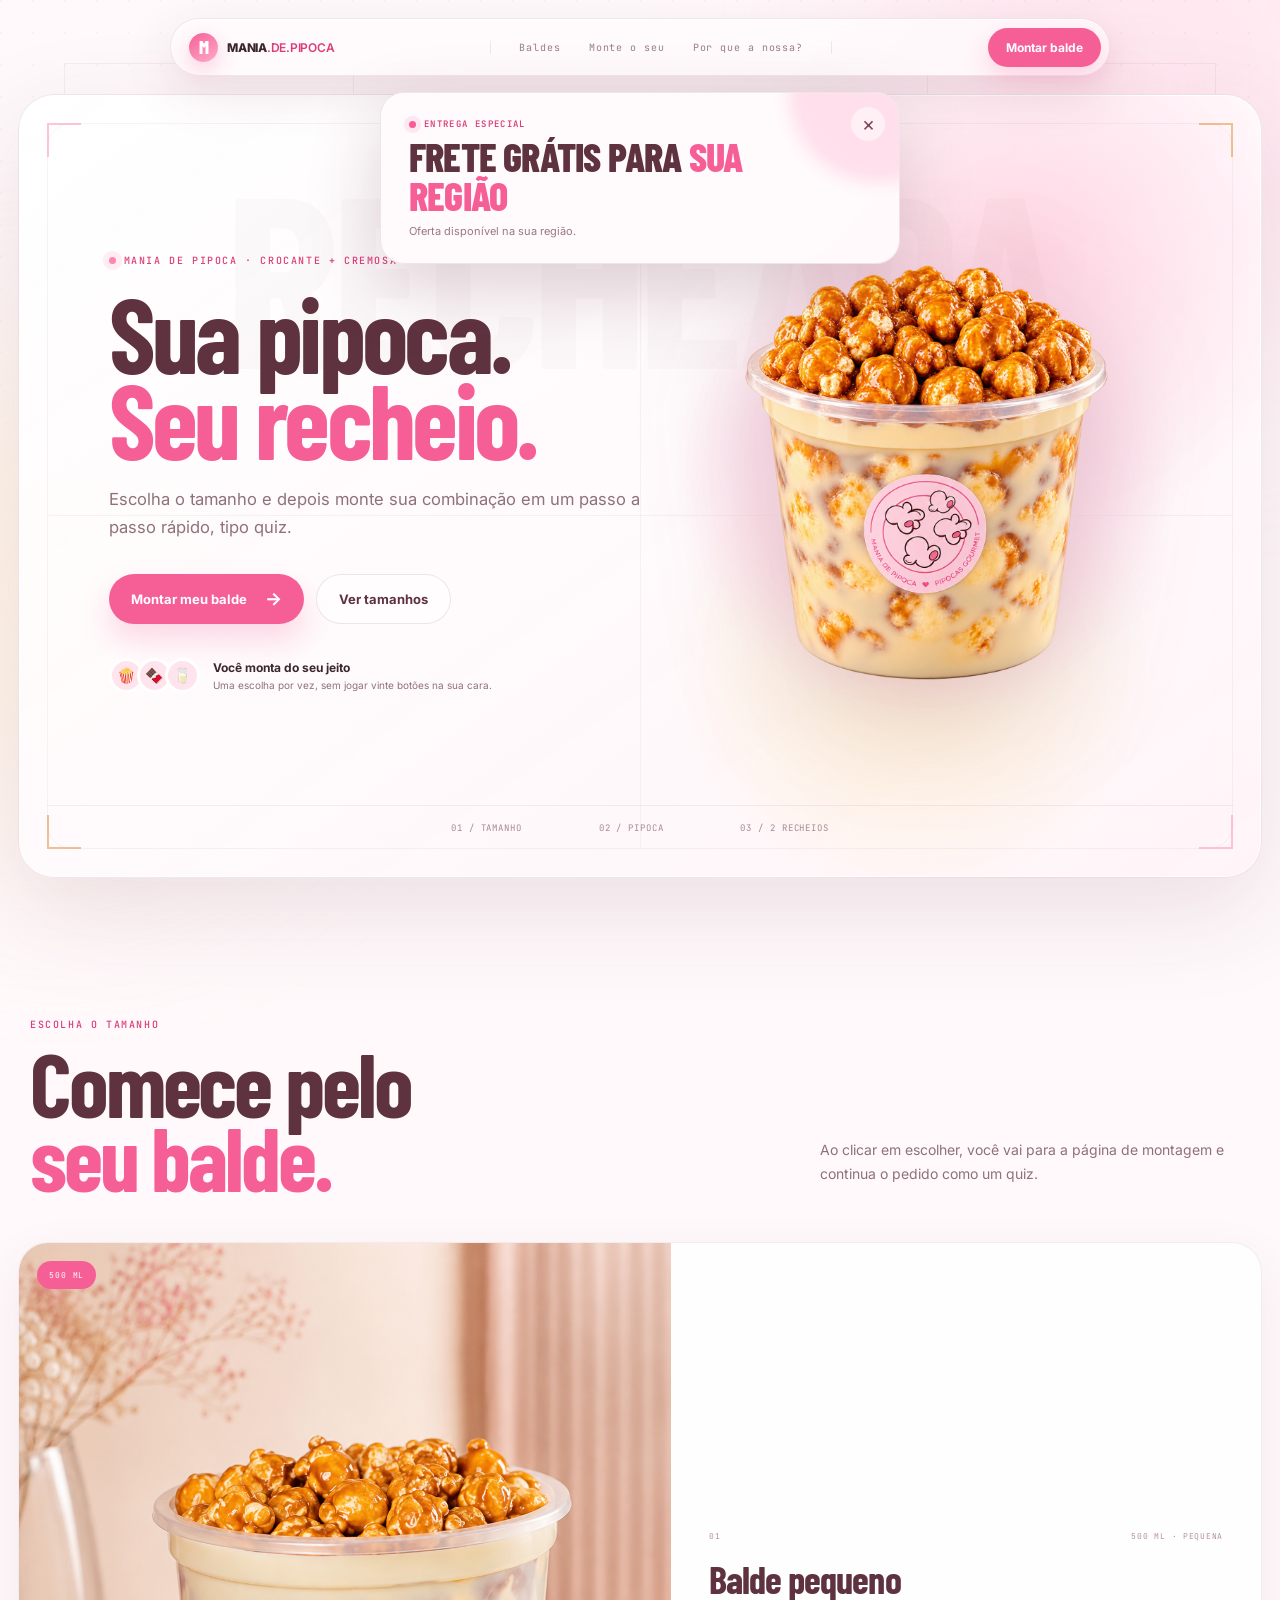
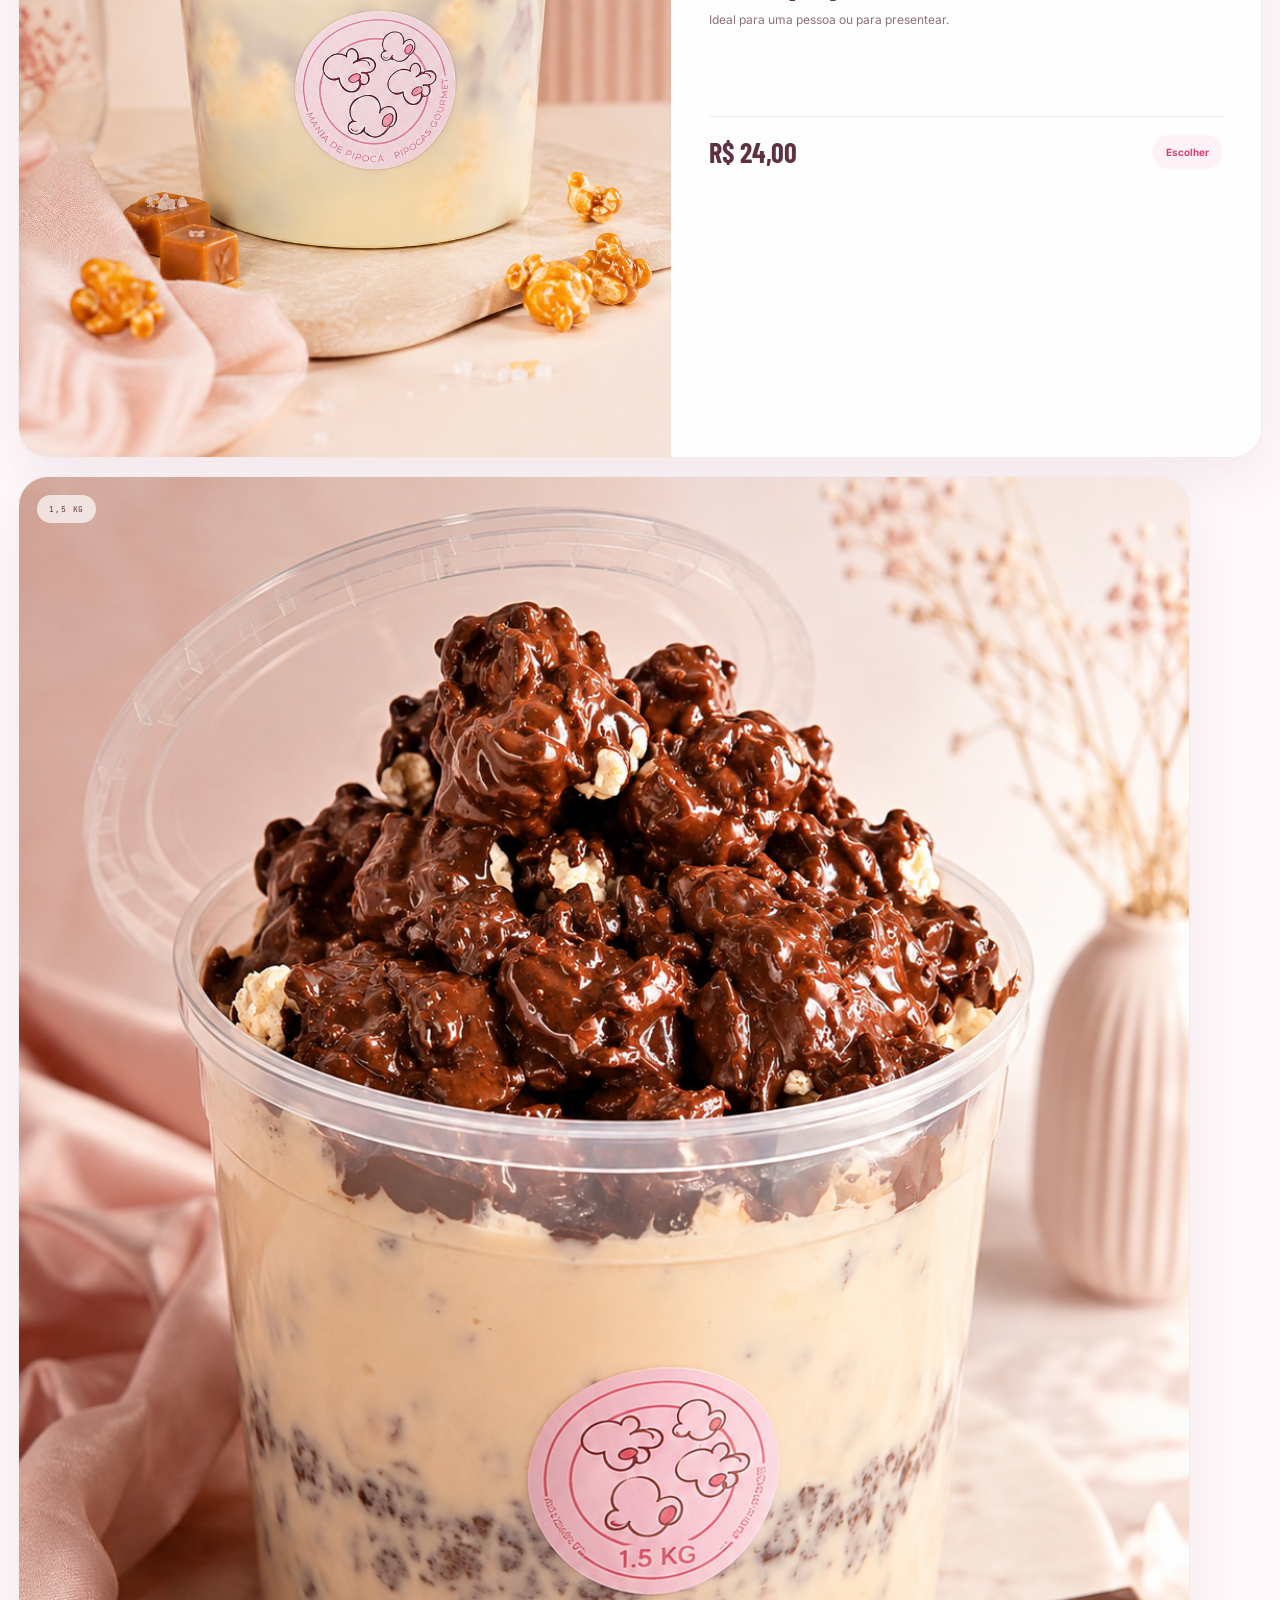
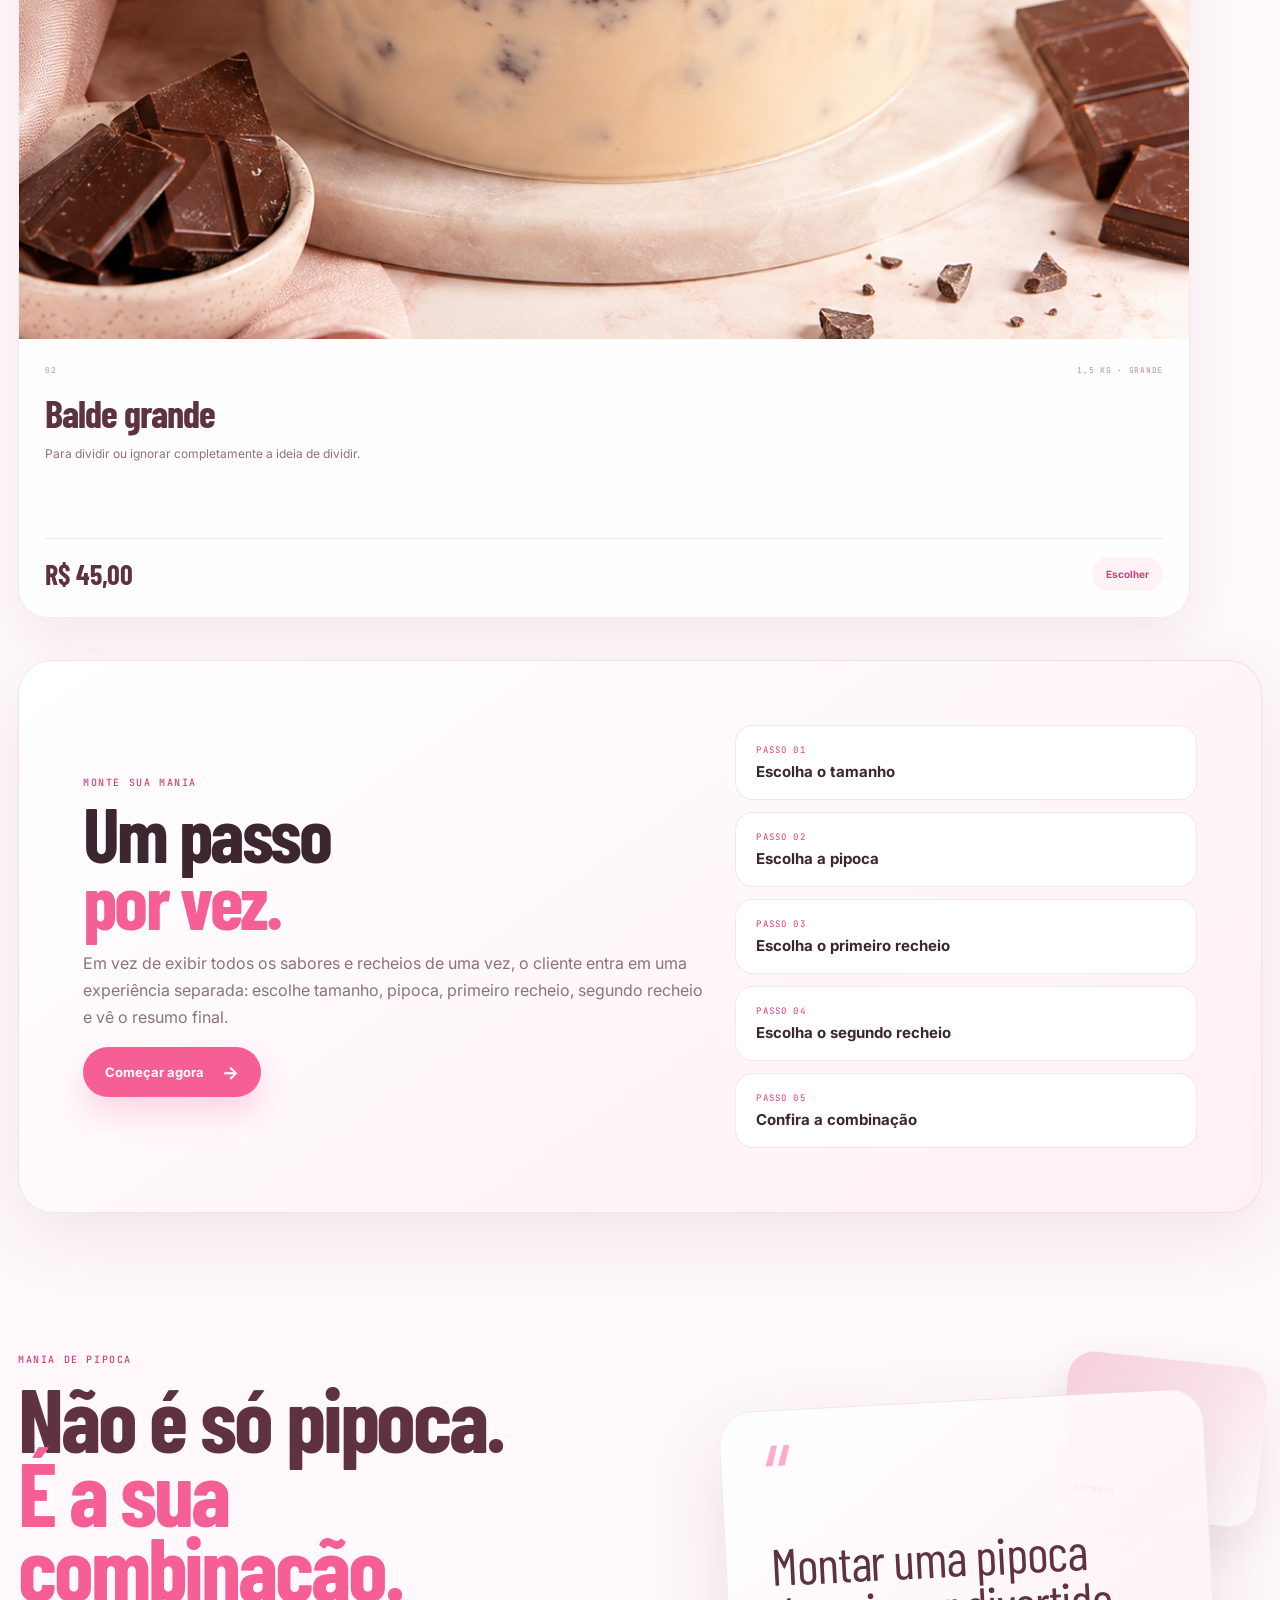
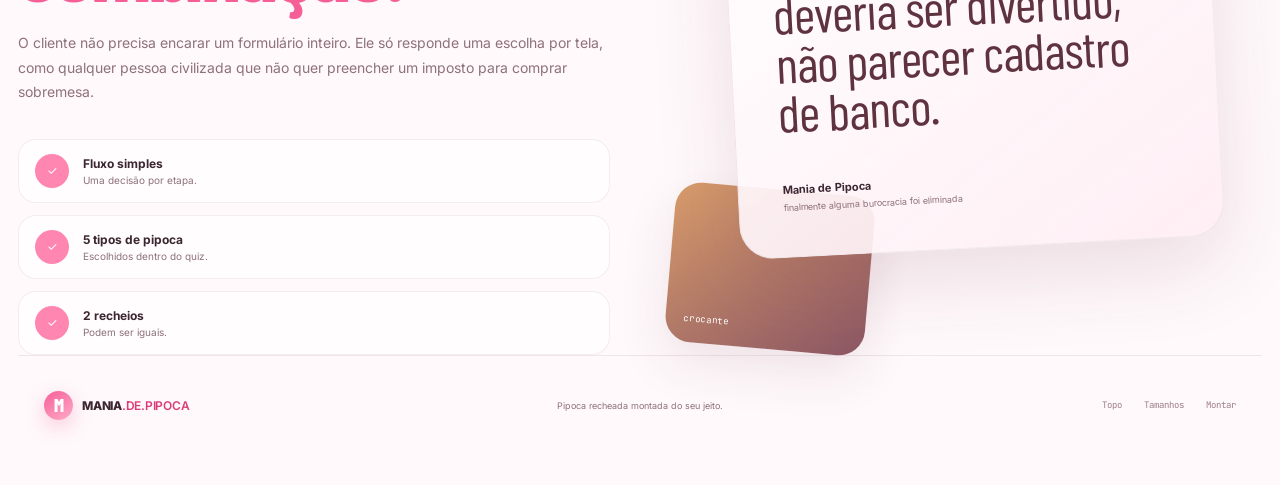
<file: index.html>
<!DOCTYPE html>
<html lang="pt-BR">
<head>
  <meta charset="UTF-8" />
  <meta name="viewport" content="width=device-width, initial-scale=1.0" />
  <meta name="theme-color" content="#fff8fb" />
  <title>Mania de Pipoca | Pipocas recheadas</title>
  <meta name="description" content="Mania de Pipoca: escolha seu balde e monte sua combinação em um fluxo rápido." />
  <link rel="preconnect" href="https://fonts.googleapis.com" />
  <link rel="preconnect" href="https://fonts.gstatic.com" crossorigin />
  <link href="https://fonts.googleapis.com/css2?family=Barlow+Condensed:wght@500;600;700;800&family=Inter:wght@400;500;600;700&family=JetBrains+Mono:wght@400;500&display=swap" rel="stylesheet" />
  <link rel="stylesheet" href="styles.css" />
  <style>
    .shipping-popup{position:fixed;top:92px;left:50%;z-index:1000;width:min(520px,calc(100% - 28px));transform:translate(-50%,-16px) scale(.97);opacity:0;pointer-events:none;transition:opacity .3s ease,transform .3s ease}.shipping-popup.is-visible{opacity:1;transform:translate(-50%,0) scale(1);pointer-events:auto}.shipping-popup-card{position:relative;overflow:hidden;padding:25px 56px 25px 28px;border:1px solid rgba(123,70,85,.12);border-radius:24px;background:rgba(255,250,252,.96);box-shadow:0 24px 70px rgba(111,54,76,.22),inset 0 1px rgba(255,255,255,.9);backdrop-filter:blur(22px)}.shipping-popup-card::before{content:"";position:absolute;width:180px;height:180px;right:-70px;top:-90px;border-radius:50%;background:rgba(255,171,201,.34);filter:blur(8px)}.shipping-kicker{position:relative;display:flex;align-items:center;gap:8px;margin-bottom:7px;color:#dc3d78;font-family:"JetBrains Mono",monospace;font-size:9px;font-weight:600;letter-spacing:.15em;text-transform:uppercase}.shipping-kicker::before{content:"";width:7px;height:7px;border-radius:50%;background:#f65f96;box-shadow:0 0 0 5px rgba(246,95,150,.12)}.shipping-title{position:relative;margin:0;color:#5f3240;font-family:"Barlow Condensed",sans-serif;font-size:clamp(29px,4vw,40px);font-weight:800;line-height:.98;letter-spacing:-.02em;text-transform:uppercase}.shipping-place{color:#f65f96}.shipping-note{position:relative;margin:9px 0 0;color:#9a7884;font-size:11px}.shipping-close{position:absolute;top:14px;right:14px;z-index:2;width:34px;height:34px;border:0;border-radius:50%;background:#fff0f5;color:#7b4655;font-size:20px;line-height:1;cursor:pointer;transition:.2s ease}.shipping-close:hover{transform:rotate(6deg);background:#ffe0eb}.hero-visual{min-height:560px;display:flex;align-items:center;justify-content:center;padding:24px}.hero-header-shot{position:relative;z-index:3;width:min(100%,540px);max-height:720px;object-fit:contain;filter:drop-shadow(0 30px 60px rgba(112,59,78,.22));animation:floatHeader 4.5s ease-in-out infinite}.hero-visual::before{content:"";position:absolute;width:min(38vw,520px);height:min(38vw,520px);border-radius:50%;background:radial-gradient(circle,rgba(255,255,255,.92) 0%,rgba(255,215,230,.68) 48%,rgba(255,255,255,0) 73%);filter:blur(8px)}.product-grid.two-products{grid-template-columns:repeat(2,minmax(0,1fr))}.product-media.real-photo{padding:0;overflow:hidden;min-height:420px;background:linear-gradient(180deg,#fff6f9 0%,#fff0d8 100%)}.product-photo{width:100%;height:100%;min-height:420px;display:block;object-fit:cover;object-position:center}.quiz-callout{padding:42px 0 0}.quiz-callout-card{display:grid;grid-template-columns:1.15fr .85fr;gap:28px;align-items:center;padding:clamp(30px,6vw,64px);border:1px solid rgba(100,55,70,.11);border-radius:34px;background:linear-gradient(145deg,#fff,#fff0f6);box-shadow:0 24px 70px rgba(107,54,74,.10)}.quiz-callout h2{margin:10px 0 16px;font-size:clamp(3.4rem,6vw,6.2rem);line-height:.88}.quiz-callout p{max-width:620px;color:#8e717b;line-height:1.7}.quiz-steps{display:grid;gap:12px}.quiz-step{padding:18px 20px;border:1px solid rgba(95,50,64,.10);border-radius:18px;background:#fff}.quiz-step span{display:block;margin-bottom:5px;color:#dc3d78;font-family:"JetBrains Mono";font-size:9px;letter-spacing:.13em}.quiz-step strong{font-size:15px}@keyframes floatHeader{0%,100%{transform:translateY(0)}50%{transform:translateY(-8px)}}@media(max-width:980px){.product-grid.two-products,.quiz-callout-card{grid-template-columns:1fr}.hero-header-shot{width:min(100%,420px)}}@media(max-width:640px){.shipping-popup{top:82px}.shipping-popup-card{padding:21px 48px 21px 22px;border-radius:20px}.shipping-title{font-size:30px}.shipping-note{font-size:10px}}
  </style>
</head>
<body>
  <aside class="shipping-popup" id="shipping-popup" aria-live="polite" aria-label="Aviso de frete grátis"><div class="shipping-popup-card"><button class="shipping-close" id="shipping-close" type="button" aria-label="Fechar aviso">×</button><div class="shipping-kicker">Entrega especial</div><p class="shipping-title">FRETE GRÁTIS PARA <span class="shipping-place" id="shipping-place">SUA CIDADE</span></p><p class="shipping-note" id="shipping-note">Identificando sua cidade...</p></div></aside>

  <div class="page-glow page-glow-one" aria-hidden="true"></div><div class="page-glow page-glow-two" aria-hidden="true"></div><div class="dot-grid" aria-hidden="true"></div><div class="structural-grid" aria-hidden="true"><span class="v v-one"></span><span class="v v-two"></span><span class="h h-one"></span><span class="h h-two"></span></div>

  <header class="site-header"><nav class="nav-pill" aria-label="Navegação principal"><a href="#inicio" class="brand" aria-label="Mania de Pipoca - início"><span class="brand-icon">M</span><span>MANIA<span class="brand-soft">.DE.PIPOCA</span></span></a><div class="nav-links"><a href="#sabores">Baldes</a><a href="monte.html">Monte o seu</a><a href="#sobre">Por que a nossa?</a></div><a class="nav-cta" href="monte.html">Montar balde</a><button class="mobile-toggle" aria-label="Abrir menu" aria-expanded="false"><span></span><span></span></button></nav><div class="mobile-menu" hidden><a href="#sabores">Baldes</a><a href="monte.html">Monte o seu</a><a href="#sobre">Por que a nossa?</a><a class="mobile-order" href="monte.html">Montar balde</a></div></header>

  <main>
    <section id="inicio" class="hero section-shell"><div class="hero-frame"><div class="hero-corner corner-one"></div><div class="hero-corner corner-two"></div><div class="hero-corner corner-three"></div><div class="hero-corner corner-four"></div><div class="hero-inner-grid" aria-hidden="true"></div><div class="hero-copy"><div class="eyebrow"><span class="eyebrow-dot"></span> MANIA DE PIPOCA · CROCANTE + CREMOSA</div><h1>Sua pipoca.<br /><span>Seu recheio.</span></h1><p class="hero-description">Escolha o tamanho e depois monte sua combinação em um passo a passo rápido, tipo quiz.</p><div class="hero-actions"><a class="button-primary" href="monte.html">Montar meu balde <span>→</span></a><a class="button-secondary" href="#sabores">Ver tamanhos</a></div><div class="hero-proof"><div class="proof-avatars" aria-hidden="true"><span>🍿</span><span>🍫</span><span>🥛</span></div><div><strong>Você monta do seu jeito</strong><small>Uma escolha por vez, sem jogar vinte botões na sua cara.</small></div></div></div><div class="hero-visual"><img class="hero-header-shot" src="gptheader.png" alt="Balde Mania de Pipoca" /></div><div class="hero-bottom-strip"><span>01 / TAMANHO</span><span>02 / PIPOCA</span><span>03 / 2 RECHEIOS</span></div></div></section>

    <section id="sabores" class="products section-shell"><div class="section-heading"><div><div class="eyebrow">ESCOLHA O TAMANHO</div><h2>Comece pelo<br /><span>seu balde.</span></h2></div><p>Ao clicar em escolher, você vai para a página de montagem e continua o pedido como um quiz.</p></div><div class="product-grid two-products"><article class="product-card featured"><div class="product-media real-photo"><span class="product-badge">500 ML</span><img class="product-photo" src="chatgptimage.png" alt="Balde pequeno de 500 ml" /></div><div class="product-content"><div class="product-topline"><span>01</span><span>500 ML · PEQUENA</span></div><h3>Balde pequeno</h3><p>Ideal para uma pessoa ou para presentear.</p><div class="product-footer"><span class="price">R$ 24,00</span><a class="mini-button" href="monte.html?tamanho=500">Escolher</a></div></div></article><article class="product-card"><div class="product-media real-photo"><span class="product-badge subtle">1,5 KG</span><img class="product-photo" src="chagptimage2.png" alt="Balde grande de 1,5 kg" /></div><div class="product-content"><div class="product-topline"><span>02</span><span>1,5 KG · GRANDE</span></div><h3>Balde grande</h3><p>Para dividir ou ignorar completamente a ideia de dividir.</p><div class="product-footer"><span class="price">R$ 45,00</span><a class="mini-button" href="monte.html?tamanho=1500">Escolher</a></div></div></article></div></section>

    <section class="quiz-callout section-shell"><div class="quiz-callout-card"><div><div class="eyebrow">MONTE SUA MANIA</div><h2>Um passo<br /><span>por vez.</span></h2><p>Em vez de exibir todos os sabores e recheios de uma vez, o cliente entra em uma experiência separada: escolhe tamanho, pipoca, primeiro recheio, segundo recheio e vê o resumo final.</p><a class="button-primary" href="monte.html">Começar agora <span>→</span></a></div><div class="quiz-steps"><div class="quiz-step"><span>PASSO 01</span><strong>Escolha o tamanho</strong></div><div class="quiz-step"><span>PASSO 02</span><strong>Escolha a pipoca</strong></div><div class="quiz-step"><span>PASSO 03</span><strong>Escolha o primeiro recheio</strong></div><div class="quiz-step"><span>PASSO 04</span><strong>Escolha o segundo recheio</strong></div><div class="quiz-step"><span>PASSO 05</span><strong>Confira a combinação</strong></div></div></div></section>

    <section id="sobre" class="why section-shell"><div class="why-grid"><div class="why-copy"><div class="eyebrow">MANIA DE PIPOCA</div><h2>Não é só pipoca.<br /><span>É a sua combinação.</span></h2><p>O cliente não precisa encarar um formulário inteiro. Ele só responde uma escolha por tela, como qualquer pessoa civilizada que não quer preencher um imposto para comprar sobremesa.</p><div class="check-list"><div><span>✓</span><p><strong>Fluxo simples</strong><small>Uma decisão por etapa.</small></p></div><div><span>✓</span><p><strong>5 tipos de pipoca</strong><small>Escolhidos dentro do quiz.</small></p></div><div><span>✓</span><p><strong>2 recheios</strong><small>Podem ser iguais.</small></p></div></div></div><div class="why-visual"><div class="quote-card"><span class="quote-mark">“</span><p>Montar uma pipoca deveria ser divertido, não parecer cadastro de banco.</p><div><strong>Mania de Pipoca</strong><small>finalmente alguma burocracia foi eliminada</small></div></div><div class="texture-card texture-one"><span>cremoso</span></div><div class="texture-card texture-two"><span>crocante</span></div></div></div></section>
  </main>

  <footer class="footer section-shell"><div class="footer-inner"><div class="brand footer-brand"><span class="brand-icon">M</span><span>MANIA<span class="brand-soft">.DE.PIPOCA</span></span></div><p>Pipoca recheada montada do seu jeito.</p><div class="footer-links"><a href="#inicio">Topo</a><a href="#sabores">Tamanhos</a><a href="monte.html">Montar</a></div></div></footer>
  <script src="script.js"></script>
</body>
</html>
</file>
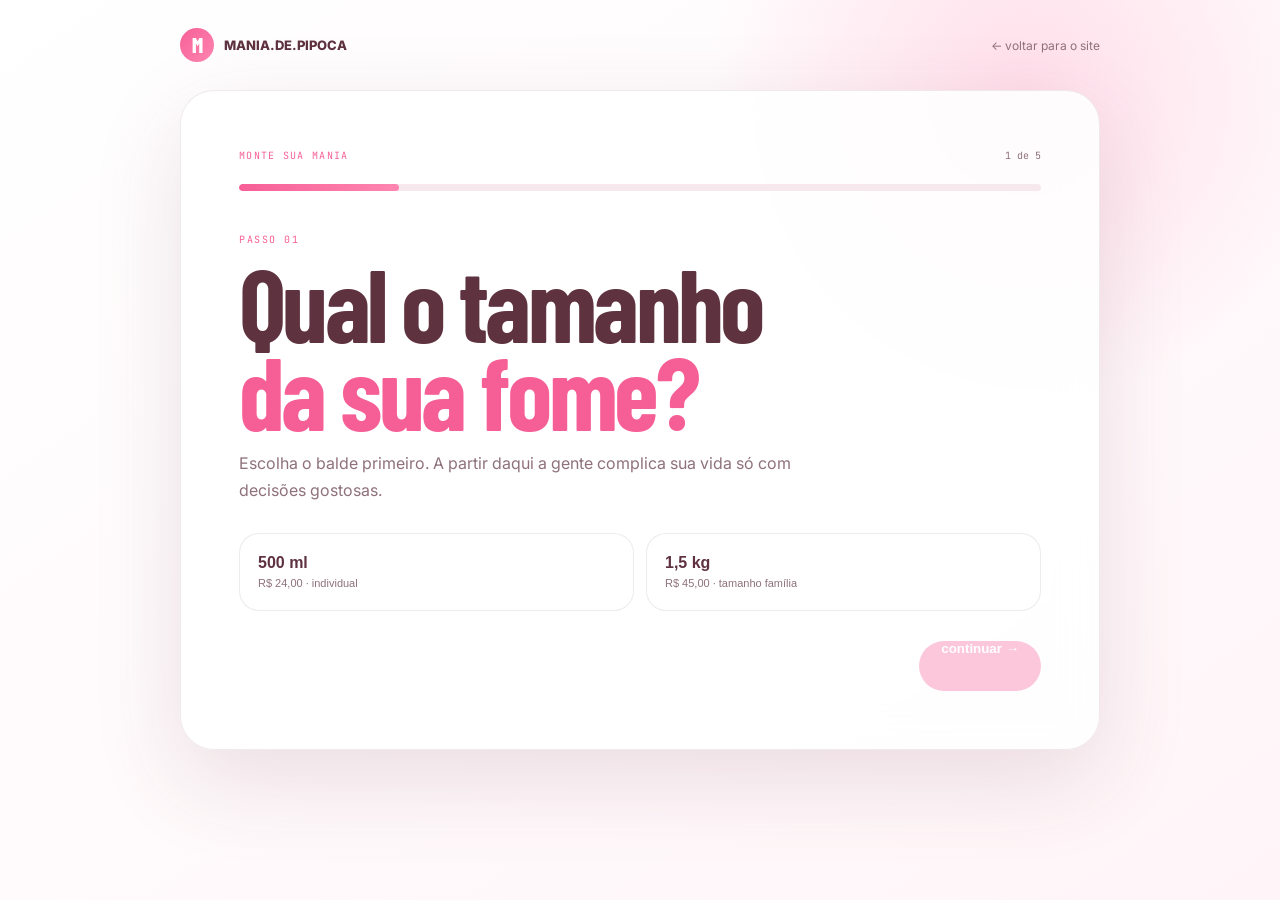
<file: monte.html>
<!DOCTYPE html>
<html lang="pt-BR">
<head>
  <meta charset="UTF-8" />
  <meta name="viewport" content="width=device-width, initial-scale=1.0" />
  <meta name="theme-color" content="#fff8fb" />
  <title>Monte sua Mania | Mania de Pipoca</title>
  <link rel="preconnect" href="https://fonts.googleapis.com" />
  <link rel="preconnect" href="https://fonts.gstatic.com" crossorigin />
  <link href="https://fonts.googleapis.com/css2?family=Barlow+Condensed:wght@500;600;700;800&family=Inter:wght@400;500;600;700&family=JetBrains+Mono:wght@400;500&display=swap" rel="stylesheet" />
  <style>
    :root{--bg:#fff9fb;--pink:#f65f96;--pink2:#ff86b0;--pink-soft:#ffe4ee;--choc:#5f3240;--muted:#8e717b;--line:rgba(95,50,64,.10)}*{box-sizing:border-box}body{margin:0;min-height:100vh;background:radial-gradient(circle at 80% 10%,rgba(255,207,224,.65),transparent 24%),linear-gradient(145deg,#fff,#fff5f8);color:var(--choc);font-family:Inter,sans-serif}.shell{width:min(920px,calc(100% - 28px));margin:0 auto;padding:28px 0 52px}.top{display:flex;align-items:center;justify-content:space-between;gap:16px;margin-bottom:28px}.brand{display:flex;align-items:center;gap:10px;font-size:13px;font-weight:800;color:inherit;text-decoration:none}.brand-dot{width:34px;height:34px;border-radius:50%;display:grid;place-items:center;background:linear-gradient(135deg,var(--pink),var(--pink2));color:#fff;font-family:"Barlow Condensed";font-size:20px}.back{color:var(--muted);font-size:12px;text-decoration:none}.quiz{position:relative;overflow:hidden;padding:clamp(26px,6vw,58px);border:1px solid var(--line);border-radius:34px;background:rgba(255,255,255,.88);box-shadow:0 30px 90px rgba(113,58,78,.14);backdrop-filter:blur(18px)}.progress-top{display:flex;justify-content:space-between;gap:16px;align-items:center;margin-bottom:22px}.progress-label{font-family:"JetBrains Mono";font-size:10px;letter-spacing:.13em;color:var(--pink);text-transform:uppercase}.progress-count{font-family:"JetBrains Mono";font-size:10px;color:var(--muted)}.bar{height:7px;border-radius:999px;background:#f7e8ee;overflow:hidden;margin-bottom:42px}.bar span{display:block;height:100%;width:20%;border-radius:inherit;background:linear-gradient(90deg,var(--pink),var(--pink2));transition:width .3s ease}.step{display:none}.step.active{display:block}.kicker{font-family:"JetBrains Mono";font-size:10px;letter-spacing:.15em;color:var(--pink);text-transform:uppercase;margin-bottom:12px}.step h1{font-family:"Barlow Condensed";font-size:clamp(3.2rem,8vw,6.4rem);line-height:.86;letter-spacing:-.035em;margin:0 0 16px}.step h1 span{color:var(--pink)}.lead{max-width:620px;color:var(--muted);line-height:1.7;margin-bottom:28px}.choices{display:grid;grid-template-columns:repeat(2,minmax(0,1fr));gap:12px}.choice{min-height:78px;padding:18px;border:1px solid var(--line);border-radius:20px;background:#fff;text-align:left;color:var(--choc);font-weight:800;font-size:16px;cursor:pointer;transition:.2s ease}.choice small{display:block;margin-top:5px;color:var(--muted);font-weight:500;font-size:11px}.choice:hover{transform:translateY(-2px);border-color:#ffabc9}.choice.selected{color:#fff;border-color:transparent;background:linear-gradient(135deg,var(--pink),var(--pink2));box-shadow:0 15px 35px rgba(246,95,150,.22)}.choice.selected small{color:#fff3f7}.choice.full{grid-column:1/-1}.nav{display:flex;justify-content:space-between;gap:12px;margin-top:30px}.nav button{min-height:50px;padding:0 22px;border-radius:999px;border:0;font-weight:800;cursor:pointer}.prev{background:#fff0f5;color:var(--choc)}.next{margin-left:auto;background:var(--pink);color:#fff}.next:disabled{opacity:.35;cursor:not-allowed}.summary{padding:24px;border-radius:24px;background:#5f3240;color:#fff}.summary-row{display:flex;justify-content:space-between;gap:18px;padding:12px 0;border-bottom:1px solid rgba(255,255,255,.12)}.summary-row:last-child{border-bottom:0}.summary-row span{color:#ffd7e5;font-size:12px}.summary-row strong{text-align:right}.finish{display:flex;align-items:center;justify-content:center;gap:10px;margin-top:22px;width:100%;min-height:56px;border:0;border-radius:999px;background:#25d366;color:#fff;font-weight:800;font-size:15px;cursor:pointer;box-shadow:0 16px 34px rgba(37,211,102,.22)}.finish:hover{filter:brightness(.97);transform:translateY(-1px)}.double-note{display:inline-flex;margin-top:15px;padding:8px 11px;border-radius:999px;background:#fff0f5;color:#dc3d78;font-size:11px;font-weight:700}.whatsapp-note{text-align:center;margin:10px 0 0;color:var(--muted);font-size:11px}@media(max-width:640px){.choices{grid-template-columns:1fr}.choice.full{grid-column:auto}.quiz{padding:24px 18px;border-radius:26px}.step h1{font-size:3.8rem}.top{margin-bottom:18px}}
  </style>
</head>
<body>
  <main class="shell">
    <div class="top"><a class="brand" href="index.html"><span class="brand-dot">M</span><span>MANIA.DE.PIPOCA</span></a><a class="back" href="index.html">← voltar para o site</a></div>
    <section class="quiz">
      <div class="progress-top"><span class="progress-label">Monte sua Mania</span><span class="progress-count" id="progress-count">1 de 5</span></div>
      <div class="bar"><span id="progress-bar"></span></div>

      <div class="step active" data-step="1">
        <div class="kicker">PASSO 01</div><h1>Qual o tamanho<br /><span>da sua fome?</span></h1><p class="lead">Escolha o balde primeiro. A partir daqui a gente complica sua vida só com decisões gostosas.</p>
        <div class="choices"><button class="choice" data-key="size" data-value="500 ml"><strong>500 ml</strong><small>R$ 24,00 · individual</small></button><button class="choice" data-key="size" data-value="1,5 kg"><strong>1,5 kg</strong><small>R$ 45,00 · tamanho família</small></button></div>
      </div>

      <div class="step" data-step="2">
        <div class="kicker">PASSO 02</div><h1>Escolha sua<br /><span>pipoca.</span></h1><p class="lead">Uma base. Cinco possibilidades.</p>
        <div class="choices"><button class="choice" data-key="popcorn" data-value="Caramelo">Caramelo</button><button class="choice" data-key="popcorn" data-value="Chocolate">Chocolate</button><button class="choice" data-key="popcorn" data-value="Leite Ninho">Leite Ninho</button><button class="choice" data-key="popcorn" data-value="Morango">Morango</button><button class="choice full" data-key="popcorn" data-value="Paçoca">Paçoca</button></div>
      </div>

      <div class="step" data-step="3">
        <div class="kicker">PASSO 03</div><h1>Primeiro<br /><span>recheio.</span></h1><p class="lead">Escolha a primeira camada de recheio.</p>
        <div class="choices"><button class="choice" data-key="fill1" data-value="Nutella">Nutella</button><button class="choice" data-key="fill1" data-value="Leite Ninho">Leite Ninho</button><button class="choice" data-key="fill1" data-value="Doce de Leite">Doce de Leite</button><button class="choice" data-key="fill1" data-value="Brigadeiro">Brigadeiro</button><button class="choice full" data-key="fill1" data-value="Pistache">Pistache</button></div>
      </div>

      <div class="step" data-step="4">
        <div class="kicker">PASSO 04</div><h1>Segundo<br /><span>recheio.</span></h1><p class="lead">Pode repetir o primeiro. Duplo recheio significa exatamente o que deveria significar.</p><span class="double-note">✓ recheios podem ser repetidos</span>
        <div class="choices" style="margin-top:18px"><button class="choice" data-key="fill2" data-value="Nutella">Nutella</button><button class="choice" data-key="fill2" data-value="Leite Ninho">Leite Ninho</button><button class="choice" data-key="fill2" data-value="Doce de Leite">Doce de Leite</button><button class="choice" data-key="fill2" data-value="Brigadeiro">Brigadeiro</button><button class="choice full" data-key="fill2" data-value="Pistache">Pistache</button></div>
      </div>

      <div class="step" data-step="5">
        <div class="kicker">PRONTO</div><h1>Sua Mania<br /><span>ficou assim.</span></h1><p class="lead">Confere sua combinação e manda o pedido direto no WhatsApp.</p>
        <div class="summary"><div class="summary-row"><span>Tamanho</span><strong id="sum-size"></strong></div><div class="summary-row"><span>Pipoca</span><strong id="sum-popcorn"></strong></div><div class="summary-row"><span>Recheio 1</span><strong id="sum-fill1"></strong></div><div class="summary-row"><span>Recheio 2</span><strong id="sum-fill2"></strong></div><div class="summary-row"><span>Preço</span><strong id="sum-price"></strong></div></div>
        <button class="finish" id="finish" type="button">Enviar pedido no WhatsApp →</button>
        <p class="whatsapp-note">A mensagem já vai preenchida com todas as escolhas do seu balde.</p>
      </div>

      <div class="nav"><button class="prev" id="prev" type="button">← voltar</button><button class="next" id="next" type="button" disabled>continuar →</button></div>
    </section>
  </main>
  <script>
    const state={size:'',popcorn:'',fill1:'',fill2:''};let step=1;
    const steps=[...document.querySelectorAll('.step')],bar=document.querySelector('#progress-bar'),count=document.querySelector('#progress-count'),prev=document.querySelector('#prev'),next=document.querySelector('#next');
    const qs=new URLSearchParams(location.search);const preset=qs.get('tamanho');if(preset){state.size=preset==='500'?'500 ml':preset==='1500'?'1,5 kg':'';}
    function price(){return state.size==='1,5 kg'?'R$ 45,00':'R$ 24,00';}
    function render(){steps.forEach(s=>s.classList.toggle('active',Number(s.dataset.step)===step));bar.style.width=`${step*20}%`;count.textContent=`${step} de 5`;prev.style.visibility=step===1?'hidden':'visible';next.style.display=step===5?'none':'inline-flex';const key=['','size','popcorn','fill1','fill2'][step];next.disabled=step<5&&!state[key];document.querySelectorAll('.choice').forEach(b=>b.classList.toggle('selected',state[b.dataset.key]===b.dataset.value));if(step===5){document.querySelector('#sum-size').textContent=state.size;document.querySelector('#sum-popcorn').textContent=state.popcorn;document.querySelector('#sum-fill1').textContent=state.fill1;document.querySelector('#sum-fill2').textContent=state.fill2;document.querySelector('#sum-price').textContent=price();}}
    document.querySelectorAll('.choice').forEach(b=>b.addEventListener('click',()=>{state[b.dataset.key]=b.dataset.value;render();setTimeout(()=>{if(step<5){step++;render();}},180)}));
    next.addEventListener('click',()=>{if(step<5){step++;render();}});prev.addEventListener('click',()=>{if(step>1){step--;render();}});
    document.querySelector('#finish').addEventListener('click',()=>{
      const message=[
        'Olá! Quero fazer um pedido na Mania de Pipoca 🍿',
        '',
        `🥤 Tamanho do balde: ${state.size}`,
        `🍿 Tipo de pipoca: ${state.popcorn}`,
        `🍫 Recheio 1: ${state.fill1}`,
        `🍫 Recheio 2: ${state.fill2}`,
        `💰 Valor: ${price()}`,
        '',
        'Gostaria de confirmar meu pedido.'
      ].join('\n');
      const whatsappUrl=`https://wa.me/5516982145467?text=${encodeURIComponent(message)}`;
      window.location.href=whatsappUrl;
    });
    render();
  </script>
</body>
</html>
</file>
<file: styles.css>
:root {
  --bg: #fff9fb;
  --surface: rgba(255, 255, 255, 0.82);
  --surface-solid: #ffffff;
  --pink-50: #fff2f7;
  --pink-100: #ffe4ee;
  --pink-200: #ffcfe0;
  --pink-300: #ffabc9;
  --pink-400: #ff86b0;
  --pink-500: #f65f96;
  --pink-600: #dc3d78;
  --cream: #fff1d7;
  --caramel: #e5a96a;
  --berry: #f195ad;
  --chocolate: #5f3240;
  --chocolate-2: #7b4655;
  --ink: #3c2630;
  --muted: #8e717b;
  --line: rgba(107, 64, 79, 0.10);
  --shadow: 0 24px 70px rgba(154, 79, 106, 0.14);
  --radius-xl: 34px;
  --radius-lg: 26px;
  --radius-md: 18px;
}

* { box-sizing: border-box; }
html { scroll-behavior: smooth; }
body {
  margin: 0;
  min-height: 100vh;
  overflow-x: hidden;
  color: var(--ink);
  background: var(--bg);
  font-family: "Inter", sans-serif;
  -webkit-font-smoothing: antialiased;
}

a { color: inherit; text-decoration: none; }
button, input, select { font: inherit; }
button { cursor: pointer; }
::selection { background: var(--pink-200); color: var(--chocolate); }

.dot-grid {
  position: fixed;
  inset: 0;
  z-index: -5;
  pointer-events: none;
  opacity: .42;
  background-image: radial-gradient(circle at 1px 1px, rgba(92, 43, 58, .14) 1px, transparent 0);
  background-size: 32px 32px;
  mask-image: linear-gradient(to bottom, rgba(0,0,0,.65), transparent 76%);
}
.page-glow { position: fixed; z-index: -6; pointer-events: none; border-radius: 999px; filter: blur(110px); opacity: .55; }
.page-glow-one { width: 520px; height: 520px; background: #ffd7e5; top: -180px; right: -120px; }
.page-glow-two { width: 480px; height: 480px; background: #ffedc6; bottom: 8%; left: -180px; opacity: .38; }
.structural-grid { position: fixed; z-index: -4; inset: 7vh clamp(24px, 5vw, 90px); max-width: 1440px; margin: auto; border: 1px solid rgba(94, 49, 65, .06); pointer-events: none; }
.structural-grid span { position: absolute; display: block; background: rgba(94,49,65,.06); }
.structural-grid .v { top: 0; bottom: 0; width: 1px; }
.structural-grid .v-one { left: 25%; }
.structural-grid .v-two { right: 25%; }
.structural-grid .h { left: 0; right: 0; height: 1px; }
.structural-grid .h-one { top: 32%; }
.structural-grid .h-two { bottom: 30%; }

.site-header { position: fixed; top: 18px; left: 0; right: 0; z-index: 50; padding: 0 18px; }
.nav-pill { width: min(940px, 100%); min-height: 58px; margin: 0 auto; display: flex; align-items: center; justify-content: space-between; gap: 18px; padding: 7px 8px 7px 18px; border: 1px solid rgba(110, 64, 81, .10); border-radius: 999px; background: rgba(255, 252, 253, .78); box-shadow: 0 16px 50px rgba(119, 57, 79, .13), inset 0 1px rgba(255,255,255,.85); backdrop-filter: blur(20px); }
.brand { display: flex; align-items: center; gap: 9px; font-size: 12px; font-weight: 800; letter-spacing: -.02em; white-space: nowrap; }
.brand-icon { width: 29px; height: 29px; border-radius: 50%; display: grid; place-items: center; color: #fff; background: linear-gradient(145deg, var(--pink-500), var(--pink-300)); box-shadow: 0 7px 20px rgba(238, 82, 136, .28); font-family: "Barlow Condensed", sans-serif; font-size: 18px; }
.brand-soft { color: var(--pink-600); font-weight: 600; }
.nav-links { display: flex; align-items: center; gap: 28px; padding: 0 28px; border-left: 1px solid var(--line); border-right: 1px solid var(--line); }
.nav-links a { color: #9b7d87; font-family: "JetBrains Mono", monospace; font-size: 10px; letter-spacing: .09em; transition: .2s ease; }
.nav-links a:hover { color: var(--chocolate); }
.nav-cta { padding: 12px 18px; border-radius: 999px; color: white; background: var(--pink-500); box-shadow: 0 10px 24px rgba(246, 95, 150, .25); font-size: 12px; font-weight: 700; transition: .25s ease; }
.nav-cta:hover { transform: translateY(-1px); background: var(--pink-600); }
.mobile-toggle { display: none; width: 42px; height: 42px; border: 0; border-radius: 50%; background: var(--pink-50); padding: 0; }
.mobile-toggle span { width: 16px; height: 1px; margin: 4px auto; background: var(--chocolate); display: block; transition: .2s; }
.mobile-menu { width: min(520px, calc(100% - 36px)); margin: 10px auto 0; padding: 18px; border: 1px solid var(--line); border-radius: 24px; background: rgba(255,255,255,.94); box-shadow: var(--shadow); backdrop-filter: blur(18px); }
.mobile-menu a { display: block; padding: 12px 10px; font-size: 14px; color: var(--muted); }
.mobile-menu .mobile-order { margin-top: 8px; text-align: center; color: white; background: var(--pink-500); border-radius: 14px; }

.section-shell { width: min(1380px, calc(100% - 36px)); margin: 0 auto; }
.hero { padding-top: 94px; }
.hero-frame { min-height: calc(100vh - 116px); position: relative; overflow: hidden; display: grid; grid-template-columns: 1.05fr .95fr; align-items: center; gap: 30px; padding: clamp(42px, 7vw, 92px); padding-bottom: clamp(84px, 9vw, 118px); border: 1px solid rgba(100, 55, 70, .11); border-radius: 36px; background: radial-gradient(circle at 81% 22%, rgba(255, 197, 216, .72), transparent 24%), radial-gradient(circle at 72% 72%, rgba(255, 235, 196, .74), transparent 23%), linear-gradient(145deg, rgba(255,255,255,.97), rgba(255,244,248,.92)); box-shadow: 0 32px 100px rgba(107, 54, 74, .13), inset 0 0 0 1px rgba(255,255,255,.8); }
.hero-frame::before { content: "RECHEADA"; position: absolute; top: 4%; left: 50%; transform: translateX(-50%); font-family: "Barlow Condensed", sans-serif; font-weight: 700; font-size: clamp(7rem, 19vw, 17rem); letter-spacing: -.04em; color: rgba(122, 67, 86, .026); white-space: nowrap; pointer-events: none; }
.hero-inner-grid { position: absolute; inset: 28px; border: 1px solid rgba(109,66,81,.06); border-radius: 24px; pointer-events: none; }
.hero-inner-grid::before, .hero-inner-grid::after { content: ""; position: absolute; background: rgba(109,66,81,.055); }
.hero-inner-grid::before { width: 1px; top: 0; bottom: 0; left: 50%; }
.hero-inner-grid::after { height: 1px; left: 0; right: 0; top: 54%; }
.hero-corner { position: absolute; width: 34px; height: 34px; z-index: 3; opacity: .7; }
.corner-one { top: 28px; left: 28px; border-top: 2px solid var(--pink-300); border-left: 2px solid var(--pink-300); }
.corner-two { top: 28px; right: 28px; border-top: 2px solid var(--caramel); border-right: 2px solid var(--caramel); }
.corner-three { bottom: 28px; left: 28px; border-bottom: 2px solid var(--caramel); border-left: 2px solid var(--caramel); }
.corner-four { bottom: 28px; right: 28px; border-bottom: 2px solid var(--pink-300); border-right: 2px solid var(--pink-300); }
.hero-copy { position: relative; z-index: 5; max-width: 700px; }
.eyebrow { display: flex; align-items: center; gap: 8px; color: var(--pink-600); font-family: "JetBrains Mono", monospace; font-size: 10px; font-weight: 500; letter-spacing: .16em; text-transform: uppercase; }
.eyebrow-dot { width: 7px; height: 7px; background: var(--pink-400); border-radius: 50%; box-shadow: 0 0 0 6px rgba(255, 134, 176, .14); }
h1, h2, h3, p { margin-top: 0; }
h1, h2 { font-family: "Barlow Condensed", sans-serif; letter-spacing: -.035em; }
h1 { margin: 22px 0 24px; font-size: clamp(4.5rem, 8.2vw, 9rem); line-height: .82; font-weight: 700; color: var(--chocolate); }
h1 span, h2 span { color: var(--pink-500); }
.hero-description { max-width: 620px; color: var(--muted); font-size: clamp(15px, 1.3vw, 18px); line-height: 1.7; }
.hero-actions { margin-top: 32px; display: flex; align-items: center; gap: 12px; flex-wrap: wrap; }
.button-primary, .button-secondary { min-height: 50px; display: inline-flex; align-items: center; justify-content: center; gap: 18px; padding: 0 22px; border-radius: 999px; font-size: 13px; font-weight: 700; transition: .25s ease; }
.button-primary { color: white; background: var(--pink-500); box-shadow: 0 16px 30px rgba(246, 95, 150, .23); }
.button-primary:hover { transform: translateY(-2px); background: var(--pink-600); }
.button-primary span { font-size: 18px; }
.button-secondary { color: var(--chocolate); border: 1px solid rgba(98, 53, 69, .12); background: rgba(255,255,255,.62); }
.button-secondary:hover { background: white; transform: translateY(-2px); }
.hero-proof { display: flex; align-items: center; gap: 13px; margin-top: 34px; }
.proof-avatars { display: flex; }
.proof-avatars span { width: 35px; height: 35px; display: grid; place-items: center; margin-left: -7px; border: 3px solid #fff; border-radius: 50%; background: var(--pink-100); font-size: 15px; }
.proof-avatars span:first-child { margin-left: 0; }
.hero-proof strong, .hero-proof small { display: block; }
.hero-proof strong { font-size: 12px; }
.hero-proof small { margin-top: 4px; color: var(--muted); font-size: 10px; }
.hero-visual { position: relative; z-index: 4; min-height: 560px; display: grid; place-items: center; }
.hero-visual::before { content: ""; position: absolute; width: min(36vw, 490px); aspect-ratio: 1; border-radius: 50%; background: radial-gradient(circle, rgba(255,255,255,.9) 0%, rgba(255,210,226,.55) 45%, rgba(255,255,255,0) 70%); filter: blur(3px); }
.bucket-shadow { position: absolute; bottom: 6%; width: 58%; height: 12%; background: rgba(110, 54, 74, .18); border-radius: 50%; filter: blur(24px); transform: scaleX(1.12); }
.hero-bucket { position: relative; z-index: 2; width: min(30vw, 360px); height: min(34vw, 410px); min-width: 270px; min-height: 320px; border-radius: 36px 36px 58px 58px; background: linear-gradient(155deg, #ffadc9 0%, #ff7eac 58%, #f25b91 100%); transform: perspective(900px) rotateY(-8deg) rotateX(3deg); box-shadow: inset 22px 0 34px rgba(255,255,255,.17), inset -20px -20px 40px rgba(150,44,82,.12), 0 28px 55px rgba(145, 59, 91, .24); }
.bucket-rim { position: absolute; top: -18px; left: -4%; width: 108%; height: 58px; border-radius: 50%; border: 12px solid #fff9fb; background: linear-gradient(#f1bccd, #fff); box-shadow: 0 10px 22px rgba(115,54,75,.13); }
.bucket-label { position: absolute; left: 14%; right: 14%; top: 40%; padding: 30px 20px; text-align: center; border-radius: 26px; color: var(--chocolate); background: rgba(255,248,251,.88); box-shadow: inset 0 0 0 1px rgba(255,255,255,.7), 0 15px 35px rgba(108,51,71,.11); transform: rotate(-2deg); }
.bucket-label .mini-label { display: block; font-family: "JetBrains Mono", monospace; font-size: 9px; letter-spacing: .22em; color: var(--pink-600); }
.bucket-label strong { display: block; font-family: "Barlow Condensed", sans-serif; font-size: 52px; letter-spacing: -.04em; line-height: .9; }
.tiny-stars { display: block; margin-top: 12px; font-size: 10px; color: var(--caramel); letter-spacing: .4em; }
.bucket-drip { position: absolute; top: 28px; z-index: 3; width: 24px; border-radius: 0 0 16px 16px; background: var(--chocolate-2); box-shadow: inset 4px 0 5px rgba(255,255,255,.07); }
.drip-one { left: 29%; height: 66px; }
.drip-two { right: 22%; height: 44px; }
.popcorn-cluster { position: absolute; z-index: 5; top: 8%; width: min(32vw, 405px); height: 220px; }
.kernel { position: absolute; width: 72px; height: 60px; border-radius: 50% 48% 52% 46%; background: radial-gradient(circle at 35% 30%, #fffdf5 0 27%, #ffe8b3 52%, #eecb8d 100%); box-shadow: inset -5px -7px 8px rgba(179,126,50,.12), 0 8px 15px rgba(111,70,32,.10); transform: rotate(var(--r, 0deg)); }
.kernel::before, .kernel::after { content: ""; position: absolute; background: inherit; border-radius: 50%; }
.kernel::before { width: 45px; height: 45px; left: -10px; top: 10px; }
.kernel::after { width: 42px; height: 42px; right: -8px; top: 12px; }
.k1{left:12%;top:35%;--r:-8deg}.k2{left:25%;top:6%;--r:10deg}.k3{left:39%;top:28%;--r:-16deg}.k4{left:52%;top:4%;--r:6deg}.k5{left:66%;top:26%;--r:12deg}.k6{left:3%;top:65%;--r:8deg}.k7{left:21%;top:57%;--r:-12deg}.k8{left:40%;top:64%;--r:18deg}.k9{left:57%;top:58%;--r:-5deg}.k10{left:74%;top:56%;--r:9deg}.k11{left:34%;top:-16%;--r:-3deg}.k12{left:64%;top:-12%;--r:15deg}
.floating-chip { position: absolute; z-index: 8; padding: 9px 13px; border: 1px solid rgba(99,52,69,.09); border-radius: 999px; background: rgba(255,255,255,.78); box-shadow: 0 12px 30px rgba(98,49,68,.11); backdrop-filter: blur(12px); color: var(--chocolate); font-family: "JetBrains Mono", monospace; font-size: 9px; letter-spacing: .05em; animation: floatChip 4.5s ease-in-out infinite; }
.chip-one { left: 2%; top: 25%; }.chip-two { right: 0; top: 39%; animation-delay: .8s; }.chip-three { left: 12%; bottom: 12%; animation-delay: 1.4s; }
@keyframes floatChip { 0%,100%{transform:translateY(0)} 50%{transform:translateY(-8px)} }
.chocolate-ribbon { position: absolute; z-index: 1; width: 130px; height: 16px; border-radius: 99px; background: var(--chocolate-2); filter: drop-shadow(0 8px 10px rgba(100,50,65,.15)); }
.ribbon-one { right: 3%; bottom: 18%; transform: rotate(-22deg); }.ribbon-two { left: 0; top: 43%; width: 98px; transform: rotate(28deg); }
.crumb { position:absolute; z-index:4; width:10px; height:10px; border-radius: 45% 55% 48% 52%; background: #c87b49; }.crumb-one{right:15%;top:21%;transform:rotate(18deg)}.crumb-two{right:8%;top:30%;width:6px;height:6px}.crumb-three{left:10%;top:54%;width:8px;height:8px}
.hero-bottom-strip { position: absolute; left: 28px; right: 28px; bottom: 28px; min-height: 44px; display: flex; justify-content: center; align-items: center; gap: clamp(24px, 6vw, 88px); border-top: 1px solid rgba(111,65,82,.08); color: #aa8894; font-family: "JetBrains Mono", monospace; font-size: 9px; letter-spacing: .1em; }
.products { padding-top: 140px; }
.section-heading { display: flex; justify-content: space-between; align-items: flex-end; gap: 40px; margin-bottom: 48px; padding: 0 12px; }
.section-heading h2, .process h2, .why h2, .order h2 { margin: 14px 0 0; color: var(--chocolate); font-size: clamp(3.7rem, 7vw, 7.2rem); line-height: .83; font-weight: 700; }
.section-heading > p { max-width: 430px; margin-bottom: 8px; color: var(--muted); line-height: 1.7; font-size: 14px; }
.product-grid { display: grid; grid-template-columns: repeat(12, 1fr); gap: 18px; }
.product-card { grid-column: span 4; overflow: hidden; border: 1px solid rgba(103,56,74,.09); border-radius: 30px; background: rgba(255,255,255,.78); box-shadow: 0 18px 50px rgba(125,65,86,.09); transition: .3s ease; }
.product-card:hover { transform: translateY(-6px); box-shadow: 0 28px 70px rgba(125,65,86,.14); }
.product-card.featured { grid-column: span 8; display: grid; grid-template-columns: 1.05fr .95fr; }
.product-media { position: relative; min-height: 350px; display: grid; place-items: center; overflow: hidden; }
.featured .product-media { min-height: 470px; }
.flavor-pink { background: radial-gradient(circle at 20% 20%, #fff 0 7%, transparent 8%), linear-gradient(145deg, #ffe5ee, #ffc4d7); }
.flavor-caramel { background: radial-gradient(circle at 85% 20%, rgba(255,255,255,.7) 0 6%, transparent 7%), linear-gradient(145deg, #fff1d5, #f5d2a8); }
.flavor-berry { background: radial-gradient(circle at 22% 78%, rgba(255,255,255,.6) 0 8%, transparent 9%), linear-gradient(145deg, #ffe8ee, #f2b0c1); }
.product-badge { position: absolute; z-index: 2; top: 18px; left: 18px; padding: 9px 12px; border-radius: 999px; color: white; background: var(--pink-500); font-family: "JetBrains Mono", monospace; font-size: 8px; letter-spacing: .11em; }
.product-badge.subtle { color: var(--chocolate); background: rgba(255,255,255,.68); }
.photo-placeholder { width: 76%; aspect-ratio: 1; display: grid; place-items: center; text-align: center; border: 1px dashed rgba(101,55,72,.2); border-radius: 28px; background: rgba(255,255,255,.28); color: rgba(93,52,67,.55); transition: .3s ease; }
.product-card:hover .photo-placeholder { transform: scale(1.015) rotate(-1deg); background: rgba(255,255,255,.38); }
.placeholder-bucket { position: relative; width: 130px; height: 112px; margin-bottom: 8px; border-radius: 24px 24px 34px 34px; background: rgba(255,255,255,.62); box-shadow: inset 0 0 0 1px rgba(255,255,255,.5), 0 10px 25px rgba(90,45,60,.08); display: grid; place-items: center; }
.placeholder-bucket::before { content:""; position:absolute; left:-5%; right:-5%; top:-9px; height:28px; border-radius:50%; background: rgba(255,255,255,.88); box-shadow: 0 7px 18px rgba(90,45,60,.07); }
.placeholder-bucket span::before { content:"🍿"; position:absolute; top:-40px; left:50%; transform:translateX(-50%); font-size:54px; filter: saturate(.65); opacity:.68; }
.placeholder-bucket strong { margin-top: 18px; font-family: "Barlow Condensed", sans-serif; font-size: 28px; color: rgba(95,50,64,.5); }
.photo-placeholder p { margin: 0; font-size: 11px; font-weight: 600; line-height: 1.5; }.photo-placeholder small { font-size: 8px; font-family: "JetBrains Mono", monospace; font-weight: 400; }
.product-content { padding: 26px; }.featured .product-content { display: flex; flex-direction: column; justify-content: center; padding: 38px; }
.product-topline { display:flex; justify-content:space-between; gap:16px; color:#b48f9b; font-family:"JetBrains Mono",monospace; font-size:8px; letter-spacing:.09em; }
.product-content h3 { margin: 20px 0 12px; color: var(--chocolate); font-family: "Barlow Condensed", sans-serif; font-size: clamp(2.1rem, 3vw, 3.4rem); line-height: .95; letter-spacing: -.025em; }
.product-content > p { min-height: 68px; color: var(--muted); font-size: 12px; line-height: 1.7; }
.product-footer { margin-top: 26px; padding-top: 18px; border-top: 1px solid var(--line); display:flex; align-items:center; justify-content:space-between; gap:16px; }
.price { color: var(--chocolate); font-family: "Barlow Condensed", sans-serif; font-size: 28px; font-weight: 700; }
.mini-button { border: 0; border-radius: 999px; padding: 11px 14px; color: var(--pink-600); background: var(--pink-50); font-size: 10px; font-weight: 700; transition: .2s; }.mini-button:hover, .mini-button.active { color:white; background:var(--pink-500); }
.product-card-create { grid-column: span 4; min-height: 420px; display:grid; place-items:center; background: linear-gradient(145deg, rgba(255,246,249,.86), rgba(255,236,218,.68)); }
.create-inner { padding: 36px; }.create-icon { width: 54px; height:54px; margin-bottom:28px; display:grid; place-items:center; border-radius:50%; color:var(--pink-600); background:white; box-shadow:0 10px 30px rgba(108,51,71,.11); font-size:28px; }
.create-inner h3 { margin: 16px 0 12px; font-family:"Barlow Condensed",sans-serif; font-size:42px; line-height:.95; color:var(--chocolate); }.create-inner p { color:var(--muted); font-size:12px; line-height:1.7; }.create-inner a { display:inline-flex; align-items:center; gap:10px; margin-top:20px; color:var(--pink-600); font-size:11px; font-weight:700; }
.process { padding-top: 140px; }.process-panel { position:relative; overflow:hidden; padding: clamp(40px, 7vw, 88px); border:1px solid rgba(99,54,70,.09); border-radius:36px; background:linear-gradient(145deg,#fff,#fff1f6); box-shadow:var(--shadow); }.process-panel::after { content:"03"; position:absolute; right:-10px; bottom:-70px; color:rgba(114,59,78,.035); font-family:"Barlow Condensed",sans-serif; font-size:26rem; line-height:1; font-weight:800; }
.process-header { max-width:700px; position:relative; z-index:2; }.steps-grid { position:relative; z-index:2; display:grid; grid-template-columns:repeat(3,1fr); gap:14px; margin-top:56px; }.step-card { min-height:280px; padding:28px; border:1px solid rgba(102,56,73,.08); border-radius:26px; background:rgba(255,255,255,.72); }.step-number { display:block; color:#b695a0; font-family:"JetBrains Mono",monospace; font-size:9px; }.step-icon { width:50px; height:50px; margin:55px 0 22px; display:grid; place-items:center; border-radius:16px; color:var(--pink-600); background:var(--pink-50); font-size:20px; }.step-card h3 { margin-bottom:10px; font-family:"Barlow Condensed",sans-serif; font-size:31px; color:var(--chocolate); }.step-card p { color:var(--muted); font-size:11px; line-height:1.7; }
.why { padding-top:140px; }.why-grid { display:grid; grid-template-columns:1fr 1fr; gap:60px; align-items:center; }.why-copy > p { max-width:590px; margin-top:28px; color:var(--muted); font-size:14px; line-height:1.75; }.check-list { margin-top:34px; display:grid; gap:12px; }.check-list > div { display:flex; align-items:center; gap:14px; padding:14px 16px; border:1px solid rgba(98,53,69,.08); border-radius:18px; background:rgba(255,255,255,.62); }.check-list > div > span { width:34px; height:34px; display:grid; place-items:center; flex:0 0 auto; border-radius:50%; color:white; background:var(--pink-400); font-size:12px; }.check-list p { margin:0; }.check-list strong, .check-list small { display:block; }.check-list strong { font-size:12px; }.check-list small { margin-top:3px; color:var(--muted); font-size:10px; }
.why-visual { min-height:590px; position:relative; }.quote-card { position:absolute; z-index:3; inset:7% 8% 17% 10%; padding:44px; display:flex; flex-direction:column; justify-content:space-between; border:1px solid rgba(100,54,72,.08); border-radius:34px; background:linear-gradient(145deg,rgba(255,255,255,.94),rgba(255,237,244,.91)); box-shadow:0 30px 80px rgba(117,58,80,.14); transform:rotate(-3deg); }.quote-mark { color:var(--pink-300); font-family:"Barlow Condensed",sans-serif; font-size:100px; line-height:.4; }.quote-card > p { margin:40px 0; font-family:"Barlow Condensed",sans-serif; font-size:clamp(2.5rem,4vw,4.2rem); line-height:.96; letter-spacing:-.02em; color:var(--chocolate); }.quote-card strong, .quote-card small { display:block; }.quote-card strong { font-size:11px; }.quote-card small { margin-top:5px; color:var(--muted); font-size:9px; }
.texture-card { position:absolute; width:200px; height:160px; display:flex; align-items:flex-end; padding:18px; border-radius:26px; box-shadow:0 20px 50px rgba(105,52,71,.11); font-family:"JetBrains Mono",monospace; font-size:9px; letter-spacing:.08em; }.texture-one { top:0; right:0; background:linear-gradient(145deg,#f7d0dc,#fff); transform:rotate(6deg); }.texture-two { bottom:0; left:0; color:#fff; background:linear-gradient(145deg,#d99d6b,#8b5664); transform:rotate(5deg); }
.order { padding-top:140px; padding-bottom:110px; }.order-card { padding:clamp(38px,6vw,78px); display:grid; grid-template-columns:1.15fr .85fr; gap:50px; align-items:center; border:1px solid rgba(102,56,73,.09); border-radius:36px; background:linear-gradient(135deg,#ffe3ed 0%,#fff4f7 52%,#fff0d6 100%); box-shadow:var(--shadow); }.order-copy p { max-width:560px; margin-top:24px; color:var(--muted); line-height:1.7; font-size:13px; }.order-box { padding:28px; border:1px solid rgba(100,55,70,.09); border-radius:26px; background:rgba(255,255,255,.75); box-shadow:0 20px 50px rgba(118,58,80,.1); }.order-label { color:#aa8491; font-family:"JetBrains Mono",monospace; font-size:8px; letter-spacing:.12em; }.order-box strong { display:block; margin-top:16px; font-family:"Barlow Condensed",sans-serif; font-size:34px; color:var(--chocolate); }.order-box p { min-height:37px; margin:7px 0 22px; color:var(--muted); font-size:11px; line-height:1.6; }.order-box .button-primary { width:100%; }.button-primary.disabled { pointer-events:none; opacity:.45; box-shadow:none; }
.footer { padding-bottom:30px; }.footer-inner { min-height:100px; padding:22px 26px; display:grid; grid-template-columns:1fr 1fr 1fr; align-items:center; border-top:1px solid var(--line); }.footer-inner > p { margin:0; text-align:center; color:var(--muted); font-size:9px; }.footer-links { display:flex; justify-content:flex-end; gap:22px; color:#9e7f8a; font-family:"JetBrains Mono",monospace; font-size:9px; }
.reveal { opacity:0; transform:translateY(18px); transition:opacity .65s ease, transform .65s ease; }.reveal.is-visible { opacity:1; transform:translateY(0); }
@media (max-width: 1080px) { .nav-links { gap:18px; padding:0 18px; }.hero-frame { grid-template-columns:1fr 1fr; padding-left:50px; padding-right:50px; }.product-card, .product-card-create { grid-column:span 6; }.product-card.featured { grid-column:span 12; }.why-grid { gap:30px; } }
@media (max-width: 820px) { .nav-links, .nav-cta { display:none; }.mobile-toggle { display:block; }.nav-pill { min-height:56px; }.hero { padding-top:86px; }.hero-frame { min-height:auto; grid-template-columns:1fr; padding:72px 28px 96px; }.hero-copy { text-align:center; margin:0 auto; }.hero-copy .eyebrow { justify-content:center; }.hero-description { margin-left:auto; margin-right:auto; }.hero-actions, .hero-proof { justify-content:center; }.hero-visual { min-height:520px; }.hero-bucket { width:300px; height:355px; }.popcorn-cluster { width:350px; }.hero-bottom-strip { gap:16px; flex-wrap:wrap; padding-top:16px; font-size:8px; }.section-heading { align-items:flex-start; flex-direction:column; }.section-heading > p { max-width:600px; }.steps-grid { grid-template-columns:1fr; }.step-card { min-height:auto; }.step-icon { margin-top:30px; }.why-grid, .order-card { grid-template-columns:1fr; }.why-visual { min-height:540px; }.footer-inner { grid-template-columns:1fr; gap:20px; text-align:center; }.footer-brand { justify-content:center; }.footer-links { justify-content:center; } }
@media (max-width: 620px) { .section-shell { width:min(100% - 22px, 1380px); }.site-header { top:10px; padding:0 11px; }.nav-pill { padding-left:13px; }.brand { font-size:11px; }.hero-frame { border-radius:26px; padding:60px 20px 92px; }.hero-inner-grid { inset:15px; border-radius:18px; }.hero-corner { display:none; }h1 { font-size:clamp(4rem,20vw,6rem); }.hero-description { font-size:14px; }.hero-actions { flex-direction:column; align-items:stretch; }.button-primary, .button-secondary { width:100%; }.hero-proof { text-align:left; }.hero-visual { min-height:440px; }.hero-bucket { min-width:0; min-height:0; width:240px; height:290px; border-radius:30px 30px 44px 44px; }.bucket-label { top:39%; padding:22px 12px; }.bucket-label strong { font-size:42px; }.popcorn-cluster { top:7%; width:285px; height:180px; transform:scale(.8); }.floating-chip { font-size:8px; }.chip-one{left:0}.chip-two{right:-3%}.chip-three{left:2%}.hero-bottom-strip { left:18px; right:18px; bottom:18px; display:grid; grid-template-columns:1fr; gap:5px; text-align:center; }.products, .process, .why, .order { padding-top:100px; }.section-heading h2, .process h2, .why h2, .order h2 { font-size:clamp(3.4rem,17vw,5rem); }.product-grid { gap:14px; }.product-card, .product-card-create, .product-card.featured { grid-column:span 12; display:block; }.product-media, .featured .product-media { min-height:330px; }.photo-placeholder { width:82%; }.product-content, .featured .product-content { padding:25px; }.process-panel { padding:40px 20px; border-radius:28px; }.why-visual { min-height:500px; }.quote-card { inset:7% 2% 17% 5%; padding:30px; }.texture-card { width:150px; height:115px; }.order { padding-bottom:70px; }.order-card { padding:36px 20px; border-radius:28px; } }
</file>
